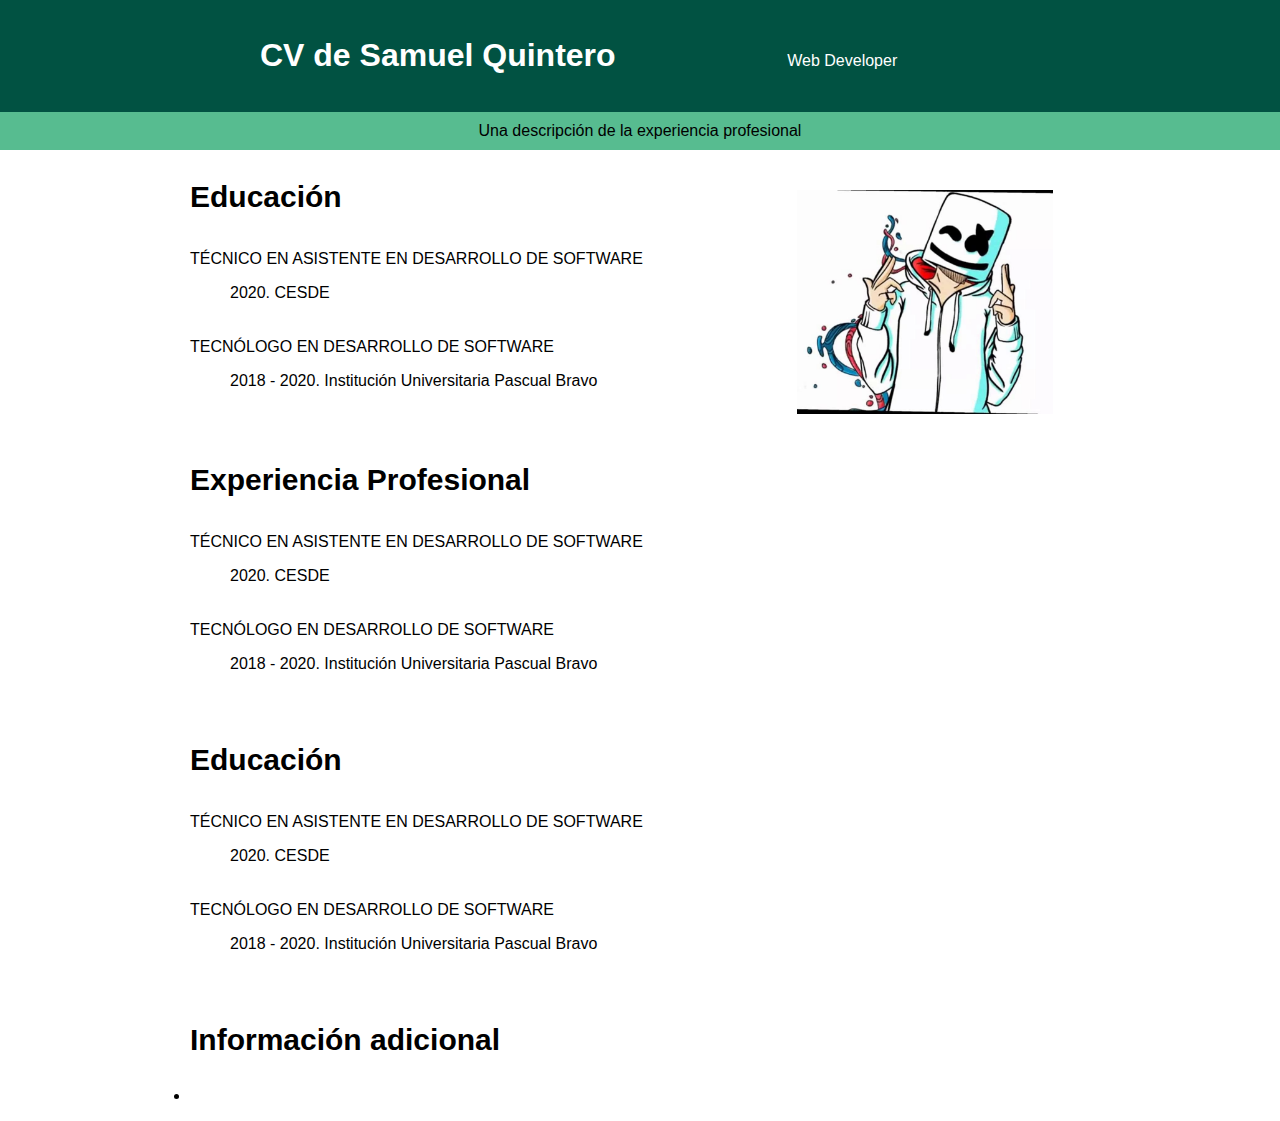
<file: cv/index.html>
<!DOCTYPE html>
<html lang="en">
<head>
  <meta charset="UTF-8">
  <meta name="viewport" content="width=device-width, initial-scale=1.0">
  <meta http-equiv="X-UA-Compatible" content="ie=edge">
  <title>Curriculum Samuel Quintero</title>
  <!-- <meta name="description" content="">
  <meta name="og:title" content="CV Samuel Quintero">
  <meta name="og:description" content="Samuel es un .....">
  <meta name="og:url" content="http://samuel.co">
  <meta name="og:site_name" content="Mis proyectos personales">
  <meta name="og:type" content="website">
  <meta name="og:image" content="<url-image>"> -->
</head>
<body style="font-family:Helvetica, Arial, sans-serif; margin: 0;">
  <header style="background-color:#015242; color:white; text-align: center; padding: 16px;">
    <h1 style="display:inline-block; width: 400px; font-weight: bold;">CV de Samuel Quintero</h1>
    <p style="display:inline-block; width: 400px; font-weight: 200px;">Web Developer</p>
  </header>

  <div class="" style="background-color:#57BC90; color: #000; text-align: center; padding: 10px">
    Una descripción de la experiencia profesional
  </div>

  <section>
    <div style="width: 900px; margin-right: auto;margin-left: auto;">
      <div>
        <div style="display:inline-block; width: 67%; vertical-align: top;">
          <h3 style="font-size: 30px; font-weight: bold;">Educación</h3>
          <div>
            <dl>
              <dt style="font-size: 16px; text-transform:uppercase; margin-top: 36px; margin-bottom: 16px;">Técnico en Asistente en Desarrollo de Software</dt>
              <dd>2020. CESDE</dd>
              <dt style="font-size: 16px; text-transform:uppercase; margin-top: 36px; margin-bottom: 16px;">Tecnólogo en Desarrollo de Software</dt>
              <dd>2018 - 2020. Institución Universitaria Pascual Bravo</dd>
            </dl>
          </div>
        </div>
        <div style="display:inline-block; width: 30%;margin-top: 40px;">
          <img src="img/foto.jpg" alt="Imagen de perfil" style="width: 256px;">
        </div>
      </div>
    </div>

    <div style="width: 900px; margin-right: auto;margin-left: auto;">
      <div style="margin-top: 45px;">
        <h3 style="font-size: 30px; font-weight: bold;">Experiencia Profesional</h3>
        <div>
          <dl>
            <dt style="font-size: 16px; text-transform:uppercase; margin-top: 36px; margin-bottom: 16px;">Técnico en Asistente en Desarrollo de Software</dt>
            <dd>2020. CESDE</dd>
            <dt style="font-size: 16px; text-transform:uppercase; margin-top: 36px; margin-bottom: 16px;">Tecnólogo en Desarrollo de Software</dt>
            <dd>2018 - 2020. Institución Universitaria Pascual Bravo</dd>
          </dl>
        </div>
      </div>
    </div>

    <div style="width: 900px; margin-right: auto;margin-left: auto;">
      <div style="margin-top: 70px;">
        <h3 style="font-size: 30px; font-weight: bold;">Educación</h3>
        <div>
          <dl>
            <dt style="font-size: 16px; text-transform:uppercase; margin-top: 36px; margin-bottom: 16px;">Técnico en Asistente en Desarrollo de Software</dt>
            <dd>2020. CESDE</dd>
            <dt style="font-size: 16px; text-transform:uppercase; margin-top: 36px; margin-bottom: 16px;">Tecnólogo en Desarrollo de Software</dt>
            <dd>2018 - 2020. Institución Universitaria Pascual Bravo</dd>
          </dl>
        </div>
      </div>
    </div>

    <div style="width: 900px; margin-right: auto;margin-left: auto;">
      <div style="margin-top: 70px;">
        <h3 style="font-size: 30px; font-weight: bold;">Información adicional</h3>
        <ul style="margin-top: 12px; padding: 0;" >
          <li style="margin-top: 16px;"></li>
        </ul>
      </div>
    </div>

  </section>
</body>
</html>
</file>
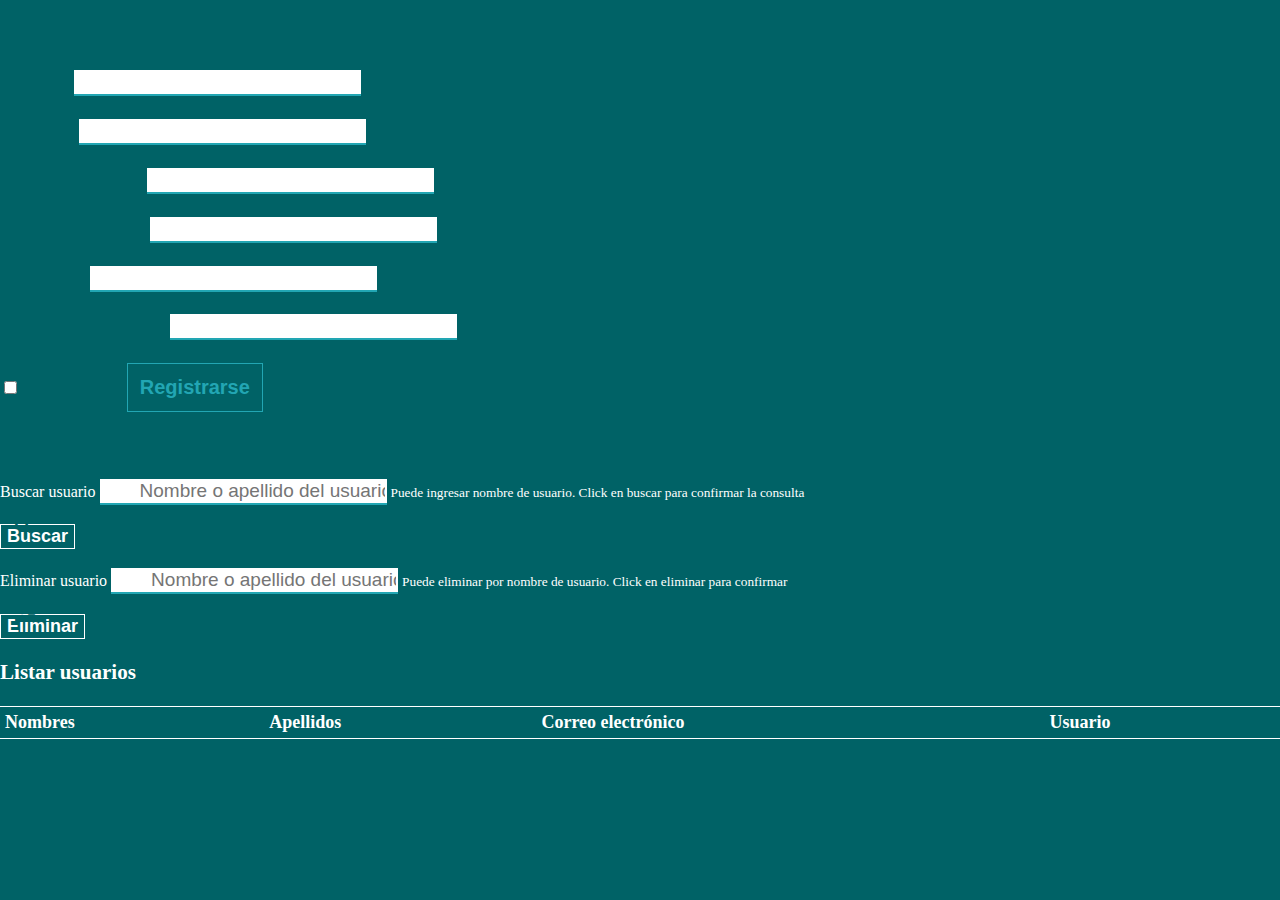
<file: evaluacion2WEB1/index.html>
<!DOCTYPE html>
<html lang="en">
<head>
    <meta charset="UTF-8">
    <title>Taller 2 Web I - Usuarios PHP/MySql</title>
    <link rel="stylesheet" href="https://stackpath.bootstrapcdn.com/bootstrap/4.5.0/css/bootstrap.min.css"
          integrity="sha384-9aIt2nRpC12Uk9gS9baDl411NQApFmC26EwAOH8WgZl5MYYxFfc+NcPb1dKGj7Sk" crossorigin="anonymous">
    <link rel="stylesheet" href="fontawesome/css/all.min.css">
    <link rel="stylesheet" href="styles.css">
</head>
<body>
<div class="container-fluid">
    <div class="row justify-content-center">
        <div class="col-sm-11 col-lg-4">
            <div class="login-form-container pb-5 p-sm-4 p-xl-4 pb-xl-4 p-3 bg-white">
                <h3 class="text-center mt-xl-1 mb-xl-5 pt-sm-5 pt-lg-0">Registro</h3>
                <form class="pb-sm-5 pb-lg-0" id="form-registro"><!--Formulario registro-->
                    <div class="form-row">
                        <div class="form-group col-xl-6 input-container left-icon">
                            <label for="inputName">Nombres</label>
                            <i class="icono fas fa-signature"></i>
                            <input type="text" class="form-control" id="inputName" name="nombre" autocomplete="off">
                            <!--Nombre usuario-->
                        </div>

                        <div class="form-group col-xl-6 input-container left-icon">
                            <label for="inputLastName">Apellidos</label>
                            <i class="icono fas fa-signature"></i>
                            <input type="text" class="form-control" id="inputLastName" name="apellido"
                                   autocomplete="off"><!--Apellido usuario-->
                        </div>
                    </div>

                    <div class="form-group input-container left-icon">
                        <label for="inputEmail">Correo electrónico</label>
                        <i class="icono fas fa-at"></i>
                        <input type="email" class="form-control" id="inputEmail" name="correo" autocomplete="off">
                        <!--Correo electrónico usuario-->
                    </div>

                    <div class="form-group input-container left-icon">
                        <label for="inputUsuario">Nombre de usuario</label>
                        <i class="icono fas fa-user"></i>
                        <input type="text" class="form-control" id="inputUsuario" name="usuario" autocomplete="off">
                        <!--Nombre de usuario-->
                    </div>

                    <div class="form-group input-container left-icon">
                        <label for="inputPassword">Contraseña</label>
                        <i class="icono fas fa-key"></i>
                        <input type="password" class="form-control" id="inputPassword" name="clave" autocomplete="off">
                        <!--Contraseña-->
                    </div>

                    <div class="form-group input-container left-icon">
                        <label for="inputConfirmar">Confirmar contraseña</label>
                        <i class="icono fas fa-key"></i>
                        <input type="password" class="form-control" id="inputConfirmar" name="confirmar"
                               autocomplete="off"><!--Confirmar contraseña-->
                    </div>

                    <label class="checkbox mb-4">
                        <input type="checkbox" name="aceptar" value="aceptar" required> Acepto T&C
                    </label>

                    <button class="btn btn-block mt-xl-5" type="submit" id="enviar" name="registrar">Registrarse
                    </button>
                </form>
            </div> <!--login-form-container-->
        </div> <!--col-12 col-lg-4-->

        <div class="col-12 col-lg-8">
            <h2 class="text-center text-white mt-4 mb-4 pt-sm-5 pt-lg-0">Administración de Usuarios</h2>
            <div class="users-man mt-5">
                <form id="form-buscar"><!--Formulario buscar usuario-->
                    <div class="form-row justify-content-center">
                        <div class="form-group col-9 col-lg-6 mx-3 mb-2 input-container left-icon">
                            <label for="inputSearch">Buscar usuario</label>
                            <i class="icono fas fa-search" id="search-icon"></i>
                            <input type="text" class="form-control" id="inputSearch" name="buscar"
                                   placeholder="Nombre o apellido del usuario" autocomplete="off"><!--Usuario buscar-->
                            <small>Puede ingresar nombre de usuario. Click en buscar para confirmar la consulta</small>
                        </div>
                        <div class="form-group">
                            <button class="btn mt-4" type="submit" id="buscar" name="consultar">Buscar</button>
                        </div>
                    </div>
                </form><!--Formulario buscar usuario-->

            </div>

            <div class="users-man mt-5">
                <form id="form-eliminar"><!--Formulario eliminar usuario-->
                    <div class="form-row justify-content-center">
                        <div class="form-group col-9 col-lg-6 mx-3 mb-2 input-container left-icon">
                            <label for="inputDelete">Eliminar usuario</label>
                            <i class="icono fas fa-user-minus" id="delete-icon"></i>
                            <input type="text" class="form-control" id="inputDelete" name="eliminar"
                                   placeholder="Nombre o apellido del usuario" autocomplete="off">
                            <!--Usuario eliminar-->
                            <small>Puede eliminar por nombre de usuario. Click en eliminar para confirmar</small>
                        </div>
                        <div class="form-group">
                            <button class="btn mt-4" type="submit" id="eliminar" name="borrar">Eliminar</button>
                        </div>
                    </div>
                </form><!--Formulario eliminar usuario-->
            </div>

            <div class="registered-users" id="lista">
                <h3 class="text-center mt-4 mb-4">Listar usuarios</h3>
                <table class="tabla">
                    <thead>
                    <th class="hidden">ID</th>
                    <th>Nombres</th>
                    <th>Apellidos</th>
                    <th>Correo electrónico</th>
                    <th>Usuario</th>
                    </thead>
                    <tbody id="lista-usuarios"></tbody>
                </table>
            </div>
        </div> <!--col-12 col-lg-8-->

        <!--modal-->

    </div> <!--row-->
</div> <!--container-fluid-->
<script src="https://code.jquery.com/jquery-3.5.1.js" integrity="sha256-QWo7LDvxbWT2tbbQ97B53yJnYU3WhH/C8ycbRAkjPDc="
        crossorigin="anonymous"></script>
<script src="https://cdn.jsdelivr.net/npm/popper.js@1.16.0/dist/umd/popper.min.js"
        integrity="sha384-Q6E9RHvbIyZFJoft+2mJbHaEWldlvI9IOYy5n3zV9zzTtmI3UksdQRVvoxMfooAo"
        crossorigin="anonymous"></script>
<script src="https://stackpath.bootstrapcdn.com/bootstrap/4.5.0/js/bootstrap.min.js"
        integrity="sha384-OgVRvuATP1z7JjHLkuOU7Xw704+h835Lr+6QL9UvYjZE3Ipu6Tp75j7Bh/kR0JKI"
        crossorigin="anonymous"></script>
<script src="main.js"></script>
</body>
</html>
</file>
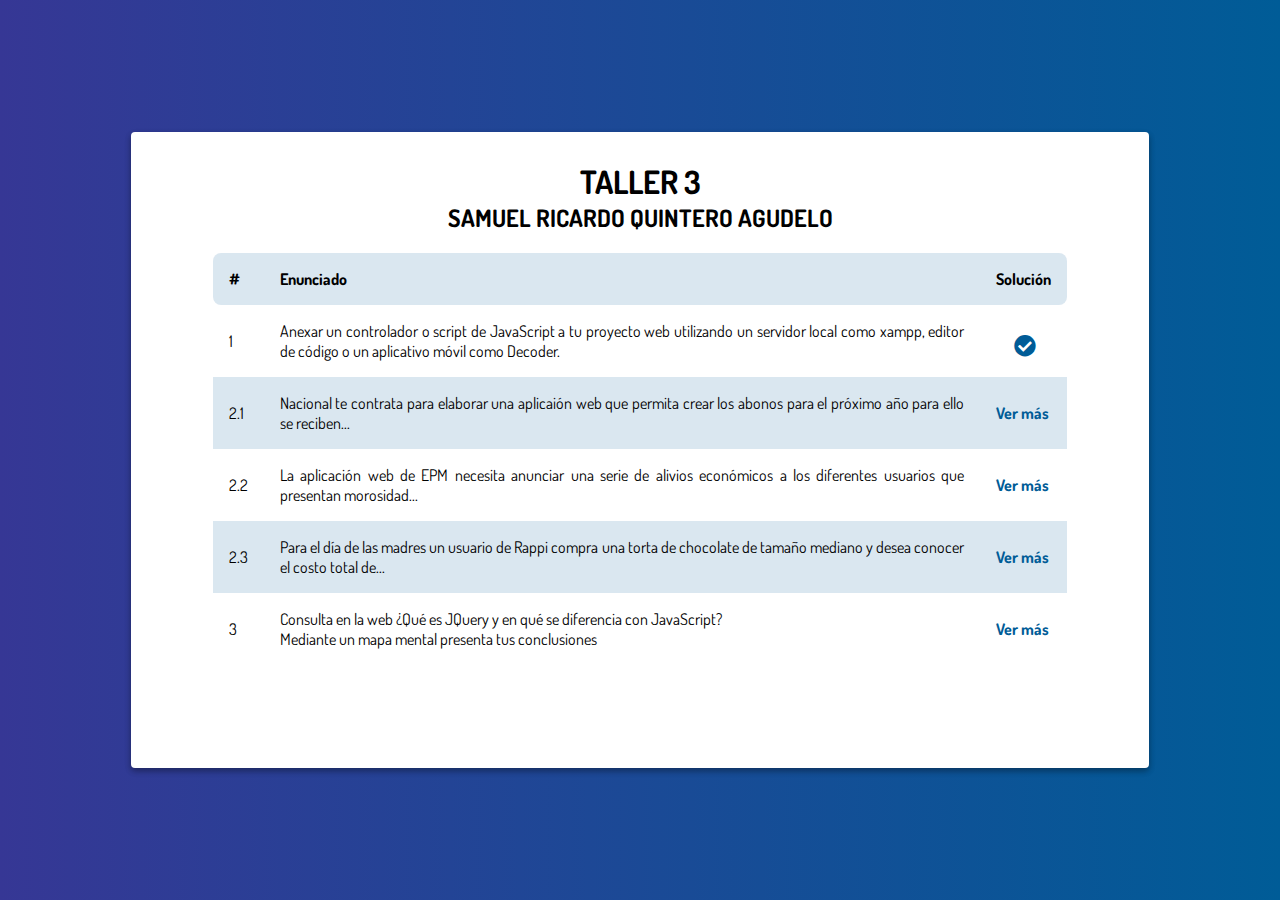
<file: tallerTres/index.html>
<!DOCTYPE html>
<html lang="en">

<head>
  <meta charset="UTF-8">
  <meta name="viewport" content="width=device-width, initial-scale=1.0">
  <meta http-equiv="X-UA-Compatible" content="ie=edge">
  <title>Introducción a la Programación</title>
  <link rel="stylesheet" href="images/fontawesome/css/all.min.css">
  <link rel="stylesheet" href="https://stackpath.bootstrapcdn.com/bootstrap/4.5.0/css/bootstrap.min.css"
    integrity="sha384-9aIt2nRpC12Uk9gS9baDl411NQApFmC26EwAOH8WgZl5MYYxFfc+NcPb1dKGj7Sk" crossorigin="anonymous">
  <link href="https://fonts.googleapis.com/css?family=Dosis:300,400,700&display=swap" rel="stylesheet">
  <link rel="stylesheet" href="style.css">
</head>

<body>
  <div class="container-main">
    <div class="content">
      <header>
        <h1 class="title">Taller 3</h1>
        <h2 class="title">Samuel Ricardo Quintero Agudelo</h2>
      </header>
      <table class="table">
        <thead>
          <th id="item">#</th>
          <th>Enunciado</th>
          <th id="answer">Solución</th>
        </thead>
        <tbody>
          <tr>
            <td>1</td>
            <td>
              Anexar un controlador o script de JavaScript a tu proyecto web utilizando un servidor local
              como xampp, editor de código o un aplicativo móvil como Decoder.
            </td>
            <td id="ready">
              <i class="fas fa-check-circle" title="Ver código fuente"></i>
            </td>
          </tr>
          <tr>
            <td>2.1</td>
            <td>
              Nacional te contrata para elaborar una aplicaión web que permita crear los abonos para el próximo año
              para ello se reciben...
            </td>
            <td>
              <a href="nacional.html">Ver más</a>
            </td>
          </tr>
          <tr>
            <td>2.2</td>
            <td>
              La aplicación web de EPM necesita anunciar una serie de alivios económicos a los diferentes usuarios
              que presentan morosidad...
            <td>
              <a href="epm.html">Ver más</a>
            </td>
          </tr>
          <tr>
            <td>2.3</td>
            <td>
              Para el día de las madres un usuario de Rappi compra una torta de chocolate de tamaño mediano y desea
              conocer el costo total de...
            </td>
            <td>
              <a href="rappi.html">Ver más</a>
            </td>
          </tr>
          <tr>
            <td>3</td>
            <td>
              Consulta en la web ¿Qué es JQuery y en qué se diferencia con JavaScript?<br>Mediante un mapa mental
              presenta
              tus conclusiones
            </td>
            <td>
              <a href="mapa.html">Ver más</a>
            </td>
          </tr>
        </tbody>
      </table>
    </div>
  </div>
  <script src="https://code.jquery.com/jquery-3.5.1.slim.min.js"
    integrity="sha384-DfXdz2htPH0lsSSs5nCTpuj/zy4C+OGpamoFVy38MVBnE+IbbVYUew+OrCXaRkfj"
    crossorigin="anonymous"></script>
  <script src="https://cdn.jsdelivr.net/npm/popper.js@1.16.0/dist/umd/popper.min.js"
    integrity="sha384-Q6E9RHvbIyZFJoft+2mJbHaEWldlvI9IOYy5n3zV9zzTtmI3UksdQRVvoxMfooAo"
    crossorigin="anonymous"></script>
  <script src="https://stackpath.bootstrapcdn.com/bootstrap/4.5.0/js/bootstrap.min.js"
    integrity="sha384-OgVRvuATP1z7JjHLkuOU7Xw704+h835Lr+6QL9UvYjZE3Ipu6Tp75j7Bh/kR0JKI"
    crossorigin="anonymous"></script>
</body>

</html>
</file>
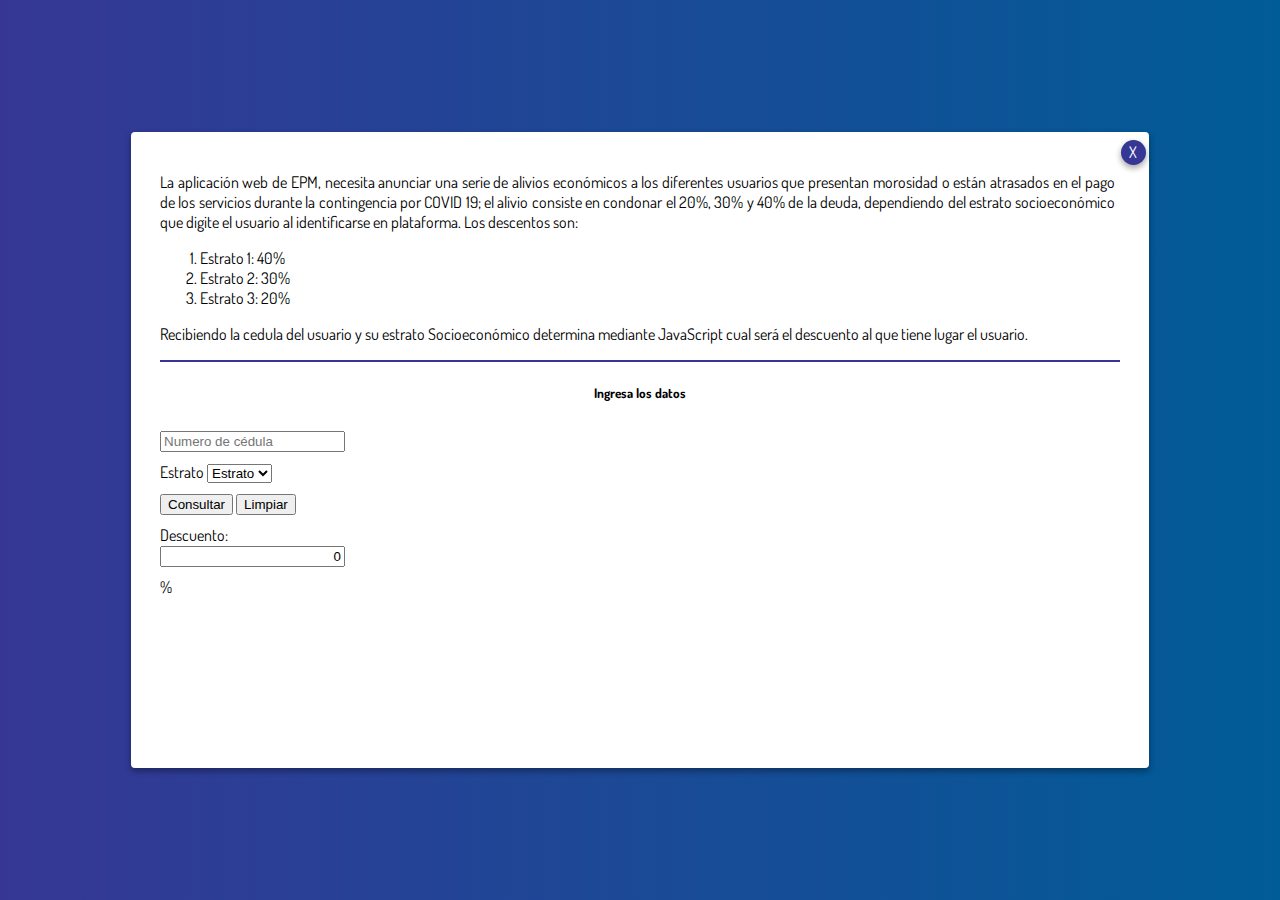
<file: tallerTres/epm.html>
<!DOCTYPE html>
<html lang="en">

<head>
  <meta charset="UTF-8">
  <meta name="viewport" content="width=device-width, initial-scale=1.0">
  <meta http-equiv="X-UA-Compatible" content="ie=edge">
  <title>Ejercicio 2.2 - EPM</title>
  <link rel="stylesheet" href="https://stackpath.bootstrapcdn.com/bootstrap/4.5.0/css/bootstrap.min.css"
    integrity="sha384-9aIt2nRpC12Uk9gS9baDl411NQApFmC26EwAOH8WgZl5MYYxFfc+NcPb1dKGj7Sk" crossorigin="anonymous">
  <link href="https://fonts.googleapis.com/css?family=Dosis:300,400,700&display=swap" rel="stylesheet">
  <link rel="stylesheet" href="style.css">
</head>

<body>
  <div class="container-main">
    <div class="content">
      <div class="actions">
        <a href="index.html" class="button-close">
          <span>X</span>
        </a>
      </div>
      <header class="wording">
        <p>
          La aplicación web de EPM, necesita anunciar una serie de alivios económicos a los diferentes usuarios que
          presentan morosidad o están atrasados en el pago de los servicios durante la contingencia por COVID 19; el
          alivio consiste en condonar el 20%, 30% y 40% de la deuda, dependiendo del estrato socioeconómico que digite
          el usuario al identificarse en plataforma. Los descentos son:
        </p>
        <ol>
          <li>Estrato 1: 40%</li>
          <li>Estrato 2: 30%</li>
          <li>Estrato 3: 20%</li>
        </ol>
        <p>
          Recibiendo la cedula del usuario y su estrato Socioeconómico determina mediante JavaScript cual será el
          descuento al que tiene lugar el usuario.
        </p>
      </header>
      <section class="container">
        <div class="row">
          <div class="col-12 mt-4">
            <form id="form-epm" autocomplete="off">
              <h5 id="title-epm">Ingresa los datos</h5>
              <div class="form-row align-items-center justify-content-center mb-4">
                <!--Campos numéricos-->
                <div class="col-6 col-sm-3">
                  <label class="sr-only" for="id-number"></label>
                  <input type="number" class="form-control mb-2" id="id-number" placeholder="Numero de cédula"
                    min="10000" required>
                </div>
                <div class="col-6 col-sm-3 my-1">
                  <label class="mr-sm-2 sr-only" for="social-class">Estrato</label>
                  <select class="custom-select mr-sm-2" id="social-class" required>
                    <option selected disabled>Estrato</option>
                    <option value="1">1</option>
                    <option value="2">2</option>
                    <option value="3">3</option>
                  </select>
                </div>
                <div>
                  <!--Botones-->
                  <button type="submit" class="btn btn-primary mx-1">Consultar</button>
                  <button type="reset" class="btn btn-primary mx-1">Limpiar</button>
                </div>
              </div>
            </form>
          </div>
          <div class="col-8 col-md-3 m-auto">
            <div class="">
              <div class="input-group mb-2">
                <div class="input-group-prepend">
                  <span class="input-group-text">Descuento:</span>
                </div>
                <input type="text" class="form-control discount" value="0">
                <div class="input-group-prepend">
                  <span class="input-group-text rounded-right">%</span>
                </div>
              </div>
            </div>
          </div>
        </div>
      </section>
    </div>
  </div>
  <script src="epm.js" charset="utf-8"></script>
  <script src="https://code.jquery.com/jquery-3.5.1.slim.min.js"
    integrity="sha384-DfXdz2htPH0lsSSs5nCTpuj/zy4C+OGpamoFVy38MVBnE+IbbVYUew+OrCXaRkfj"
    crossorigin="anonymous"></script>
  <script src="https://cdn.jsdelivr.net/npm/popper.js@1.16.0/dist/umd/popper.min.js"
    integrity="sha384-Q6E9RHvbIyZFJoft+2mJbHaEWldlvI9IOYy5n3zV9zzTtmI3UksdQRVvoxMfooAo"
    crossorigin="anonymous"></script>
  <script src="https://stackpath.bootstrapcdn.com/bootstrap/4.5.0/js/bootstrap.min.js"
    integrity="sha384-OgVRvuATP1z7JjHLkuOU7Xw704+h835Lr+6QL9UvYjZE3Ipu6Tp75j7Bh/kR0JKI"
    crossorigin="anonymous"></script>
</body>

</html>
</file>
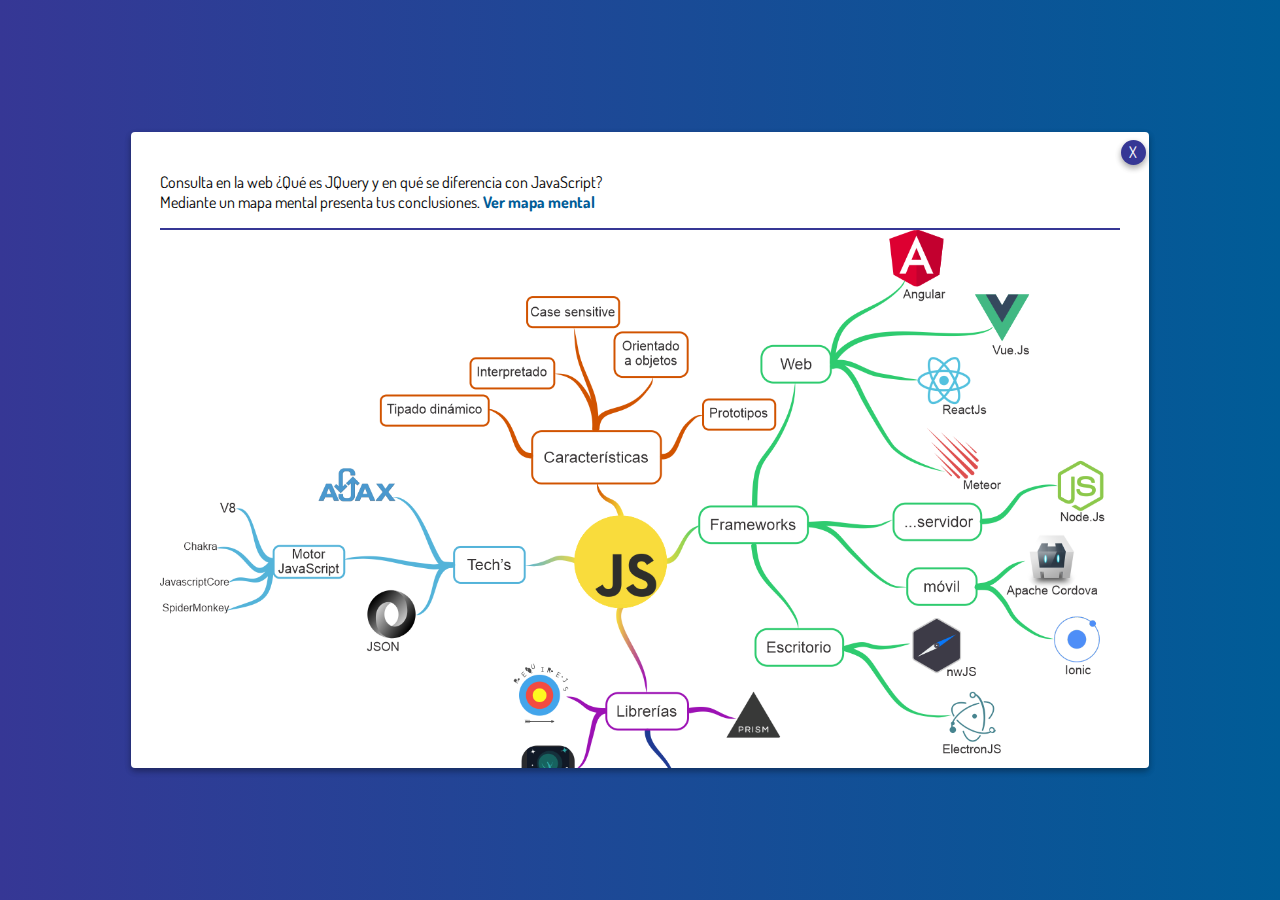
<file: tallerTres/mapa.html>
<!DOCTYPE html>
<html lang="es">

<head>
  <meta charset="UTF-8">
  <meta name="viewport" content="width=device-width, initial-scale=1.0">
  <meta http-equiv="X-UA-Compatible" content="ie=edge">
  <title>Ejercicio 3 - Mapa mental</title>
  <link rel="stylesheet" href="https://stackpath.bootstrapcdn.com/bootstrap/4.5.0/css/bootstrap.min.css"
    integrity="sha384-9aIt2nRpC12Uk9gS9baDl411NQApFmC26EwAOH8WgZl5MYYxFfc+NcPb1dKGj7Sk" crossorigin="anonymous">
  <link href="https://fonts.googleapis.com/css?family=Dosis:300,400,700&display=swap" rel="stylesheet">
  <link rel="stylesheet" href="style.css">
</head>

<body>
  <div class="container-main">
    <div class="content animated zoomIn">
      <div class="actions">
        <a href="index.html" class="button-close">
          <span>X</span>
        </a>
      </div>
      <header class="wording">
        <p>
          Consulta en la web ¿Qué es JQuery y en qué se diferencia con JavaScript?<br>Mediante un mapa mental presenta
          tus conclusiones. <a href="https://drive.google.com/file/d/1liWPG-yICCY_ALnpUFpJJHV_zENh2f-4/view?usp=sharing" target="blanK">Ver mapa mental</a>
        </p>
      </header>
      <section>
        <div class="map-container">
          <div class="container" id="img-map">
            <img src="images/mapa.png" class="my-4" alt="">
          </div>
        </div>
      </section>
    </div>
  </div>
</body>

</html>
</file>
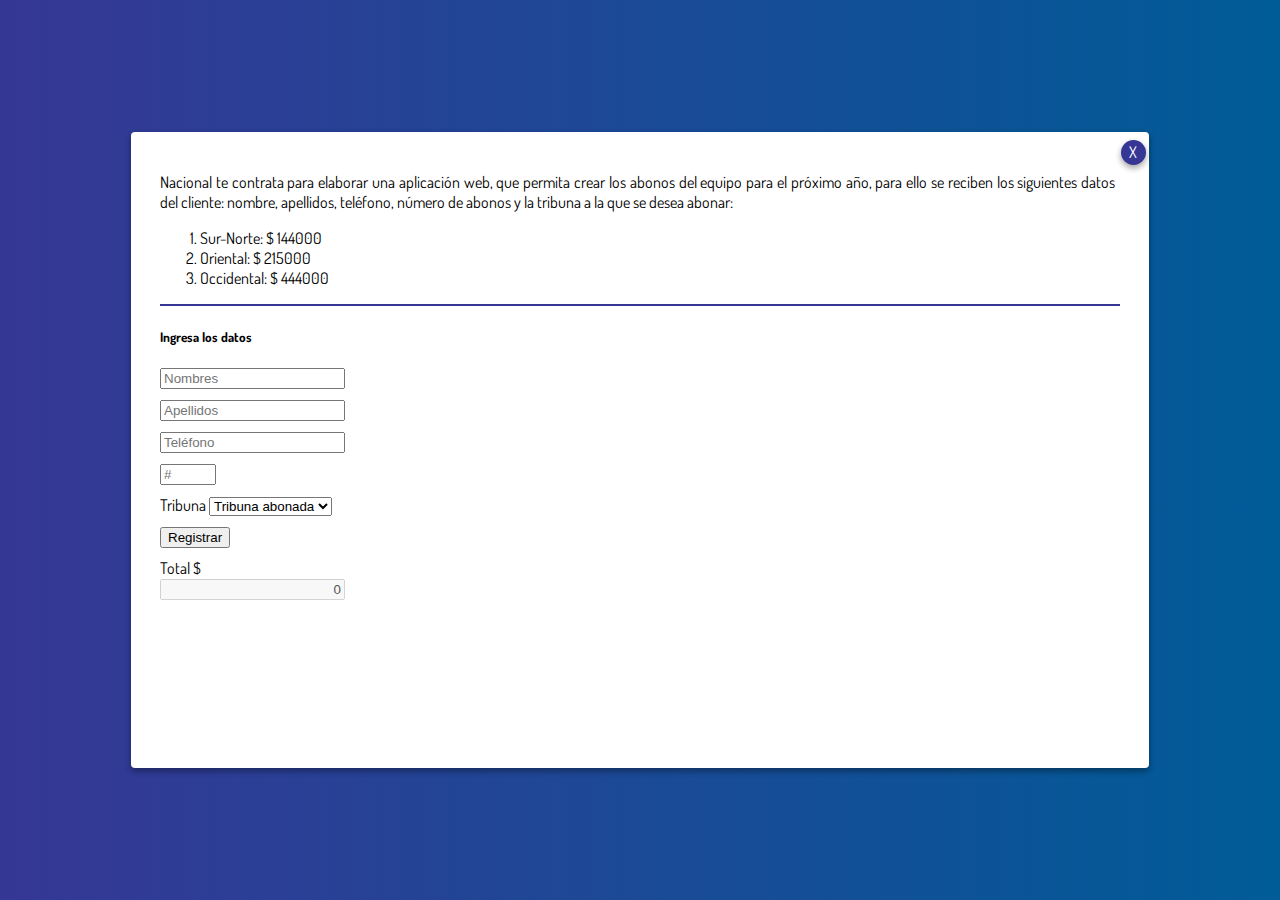
<file: tallerTres/nacional.html>
<!DOCTYPE html>
<html lang="en">

<head>
  <meta charset="UTF-8">
  <meta name="viewport" content="width=device-width, initial-scale=1.0">
  <meta http-equiv="X-UA-Compatible" content="ie=edge">
  <title>Ejercicio 2.1 - Nacional</title>
  <link rel="stylesheet" href="https://stackpath.bootstrapcdn.com/bootstrap/4.5.0/css/bootstrap.min.css"
    integrity="sha384-9aIt2nRpC12Uk9gS9baDl411NQApFmC26EwAOH8WgZl5MYYxFfc+NcPb1dKGj7Sk" crossorigin="anonymous">
  <link href="https://fonts.googleapis.com/css?family=Dosis:300,400,700&display=swap" rel="stylesheet">
  <link rel="stylesheet" href="style.css">
</head>

<body>
  <div class="container-main">
    <div class="content">
      <div class="actions">
        <a href="index.html" class="button-close">
          <span>X</span>
        </a>
      </div>
      <header class="wording">
        <p>
          Nacional te contrata para elaborar una aplicación web, que permita crear los abonos del equipo para
          el próximo año, para ello se reciben los siguientes datos del cliente: nombre, apellidos, teléfono,
          número de abonos y la tribuna a la que se desea abonar:
        </p>
        <ol>
          <li>Sur-Norte: $ 144000</li>
          <li>Oriental: $ 215000</li>
          <li>Occidental: $ 444000</li>
        </ol>
      </header>
      <section class="container">
        <div class="row">
          <form id="form" autocomplete="off">
            <h5>Ingresa los datos</h5>
            <div class="form-row align-items-center">
              <div class="col-6 col-sm-3">
                <label class="sr-only" for="name-customer"></label>
                <input type="text" class="form-control mb-2" id="name-customer" placeholder="Nombres" required>
              </div>
              <div class="col-6 col-sm-3">
                <label class="sr-only" for="lastName-customer"></label>
                <input type="text" class="form-control mb-2" id="lastName-customer" placeholder="Apellidos" required>
              </div>
              <div class="col-4 col-sm-2">
                <label class="sr-only" for="phone-customer"></label>
                <input type="number" class="form-control mb-2" id="phone-customer" placeholder="Teléfono" minlength="7"
                  required>
              </div>
              <div class="col-2 col-sm-1">
                <label class="sr-only" for="amount"></label>
                <input type="number" class="form-control mb-2" id="amount" title="Cantidad" placeholder="#" min="1"
                  max="99" required>
              </div>
              <div class="col-6 col-sm-3 my-1">
                <label class="mr-sm-2 sr-only" for="platform">Tribuna</label>
                <select class="custom-select mr-sm-2" id="platform" required>
                  <option selected disabled>Tribuna abonada</option>
                  <option value="1">Sur-Norte</option>
                  <option value="2">Oriental</option>
                  <option value="3">Occidental</option>
                </select>
              </div>
              <div class="col col-md-9">
                <button type="submit" class="btn btn-primary mb-2" id="submit">Registrar</button>
              </div>
              <div class="col col-md-3">
                <div class="input-group mb-2">
                  <div class="input-group-prepend" id="cop">
                    <span class="input-group-text">Total $</span>
                  </div>
                  <input type="text" class="form-control money-team" value="0" disabled>
                </div>
              </div>
            </div>
          </form>
        </div>
      </section>
      <section class="container text-center" id="create-DOM">
        <div class="row" id="row-template">
          <!--EN ESTE DIV SE VAN A GENERAR LOS ELEMENTOS HTML CON JAVASCRIPT-->
        </div>
      </section>
    </div>
  </div>
  <script src="controlador.js" charset="utf-8"></script>
  <script src="https://code.jquery.com/jquery-3.5.1.slim.min.js"
    integrity="sha384-DfXdz2htPH0lsSSs5nCTpuj/zy4C+OGpamoFVy38MVBnE+IbbVYUew+OrCXaRkfj"
    crossorigin="anonymous"></script>
  <script src="https://cdn.jsdelivr.net/npm/popper.js@1.16.0/dist/umd/popper.min.js"
    integrity="sha384-Q6E9RHvbIyZFJoft+2mJbHaEWldlvI9IOYy5n3zV9zzTtmI3UksdQRVvoxMfooAo"
    crossorigin="anonymous"></script>
  <script src="https://stackpath.bootstrapcdn.com/bootstrap/4.5.0/js/bootstrap.min.js"
    integrity="sha384-OgVRvuATP1z7JjHLkuOU7Xw704+h835Lr+6QL9UvYjZE3Ipu6Tp75j7Bh/kR0JKI"
    crossorigin="anonymous"></script>

</body>

</html>
</file>
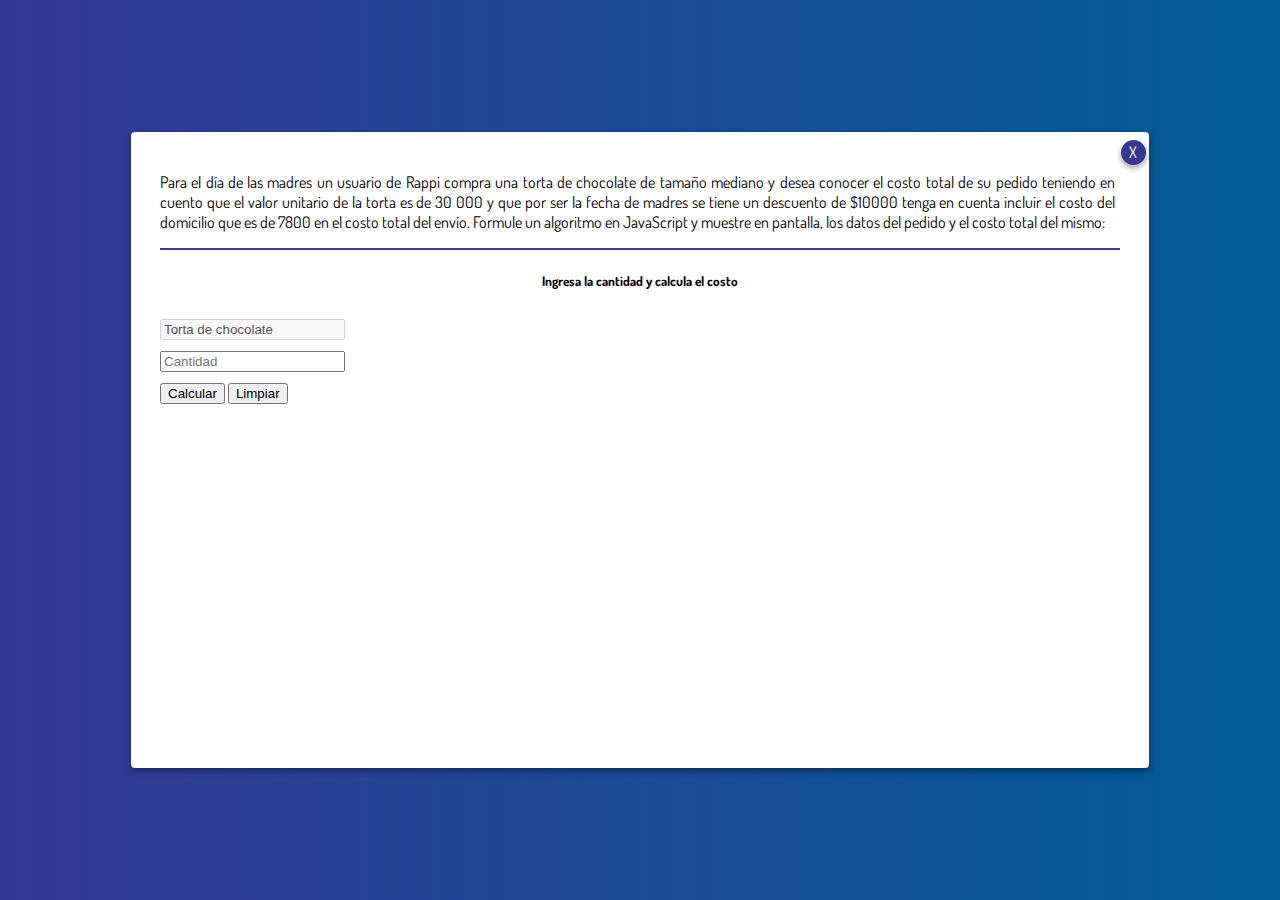
<file: tallerTres/rappi.html>
<!DOCTYPE html>
<html lang="en">

<head>
  <meta charset="UTF-8">
  <meta name="viewport" content="width=device-width, initial-scale=1.0">
  <meta http-equiv="X-UA-Compatible" content="ie=edge">
  <title>Ejercicio 2.3 - Rappi</title>
  <link rel="stylesheet" href="https://stackpath.bootstrapcdn.com/bootstrap/4.5.0/css/bootstrap.min.css"
    integrity="sha384-9aIt2nRpC12Uk9gS9baDl411NQApFmC26EwAOH8WgZl5MYYxFfc+NcPb1dKGj7Sk" crossorigin="anonymous">
  <link href="https://fonts.googleapis.com/css?family=Dosis:300,400,700&display=swap" rel="stylesheet">
  <link rel="stylesheet" href="style.css">
</head>

<body>
  <div class="container-main">
    <div class="content animated zoomIn">
      <div class="actions">
        <a href="index.html" class="button-close">
          <span>X</span>
        </a>
      </div>
      <header class="wording">
        <p>
          Para el día de las madres un usuario de Rappi compra una torta de chocolate de tamaño mediano y desea conocer
          el costo
          total de su pedido teniendo en cuento que el valor unitario de la torta es de 30 000 y que por ser la fecha de
          madres
          se tiene un descuento de $10000 tenga en cuenta incluir el costo del domicilio que es de 7800 en el costo
          total del envío.
          Formule un algoritmo en JavaScript y muestre en pantalla, los datos del pedido y el costo total del mismo:
        </p>
      </header>
      <section class="container">
        <div class="row">
          <div class="col-12 mt-4">
            <form id="form-rappi" autocomplete="off">
              <h5 id="title-epm">Ingresa la cantidad y calcula el costo</h5>
              <div class="form-row align-items-center justify-content-center mb-4">
                <div class="col-6 col-sm-3">
                  <label class="sr-only" for="product"></label>
                  <input type="text" class="form-control mb-2" id="product" value="Torta de chocolate" disabled>
                </div>
                <div class="col-6 col-sm-2">
                  <label class="sr-only" for="number"></label>
                  <input type="number" class="form-control mb-2" id="number" placeholder="Cantidad" min="1">
                </div>
                <div>
                  <!--Botones-->
                  <button type="submit" class="btn btn-primary mx-1">Calcular</button>
                  <button type="reset" class="btn btn-primary mx-1" id="clear">Limpiar</button>
                </div>
              </div>
            </form>
          </div>
        </div>
      </section>
      <section class="container" id="create-DOM">
        <div class="row justify-content-center" id="row-rappi">
          <!--EN ESTE DIV SE VAN A GENERAR LOS ELEMENTOS HTML CON JAVASCRIPT-->
        </div>
      </section>
    </div>
  </div>
  <script src="rappi.js" charset="utf-8"></script>
  <script src="https://code.jquery.com/jquery-3.5.1.slim.min.js"
    integrity="sha384-DfXdz2htPH0lsSSs5nCTpuj/zy4C+OGpamoFVy38MVBnE+IbbVYUew+OrCXaRkfj"
    crossorigin="anonymous"></script>
  <script src="https://cdn.jsdelivr.net/npm/popper.js@1.16.0/dist/umd/popper.min.js"
    integrity="sha384-Q6E9RHvbIyZFJoft+2mJbHaEWldlvI9IOYy5n3zV9zzTtmI3UksdQRVvoxMfooAo"
    crossorigin="anonymous"></script>
  <script src="https://stackpath.bootstrapcdn.com/bootstrap/4.5.0/js/bootstrap.min.js"
    integrity="sha384-OgVRvuATP1z7JjHLkuOU7Xw704+h835Lr+6QL9UvYjZE3Ipu6Tp75j7Bh/kR0JKI"
    crossorigin="anonymous"></script>
</body>

</html>
</file>
<file: evaluacion2WEB1/styles.css>
body{
    background: #006266;
    color: #006266;
    margin: 0;
}

.login-form-container{
    border-radius: 8px;
    font-size: 19px;
}

form label{
    margin-bottom: 0;
}

.form-group {
    margin-bottom: 1.2em;
}

.form-control, .form-control:hover,
.form-control:focus, .form-control:active, .form-control:focus-within{
    border: none;
    border-bottom: solid 2px #22a6b3;
    color: #006266;
    font-size: 19px;
}

input[type="checkbox"]{
    cursor: pointer;
}

#enviar{
    background: transparent;
    border: solid 1.5px #22a6b3;
    color: #22a6b3;
    font-weight: bold;
    font-size: 20px;
    padding: 12px;
}

#enviar:hover{
    background: #22a6b3;
    color: #ffffff;
}

.input-container {
    position: relative;
}

.input-container .icono {
    position: absolute;
    padding: 40px 10px 10px 10px;
    pointer-events: none;
}
.left-icon .icono {
    left: 0;
}

.left-icon input {
    padding-left: 40px;
}

.registered-users{
    color: #ffffff;
    font-size: 18px;
}

.tabla {
    width: 100%;
    border-top: 1px solid white;
    border-spacing: 0;
    border-collapse: collapse;
    empty-cells: hide;
}

.tabla td, .tabla th {
    padding: 5px;
    text-align: left;
}

.tabla th{
    border-bottom: 1px solid white;
    font-size: 18px;
}

.tabla td{
    font-size: 16px;
}

.tabla tr:nth-child(even) {
    background-color: #006c70;
}

tr td:first-child{
    border-bottom-left-radius: 15px;
    border-top-left-radius: 15px;
    display: none;
}

thead th:first-child{
    border-bottom-left-radius: 15px;
    border-top-left-radius: 15px;
    display: none;
}

tr td:last-child{
    border-bottom-right-radius: 15px;
    border-top-right-radius: 15px;
}

.users-man{
    color: white;
}

#search-icon, #delete-icon{
    color: #006266;
    padding-left: 15px;
    padding-top: 38px;
}

#buscar, #eliminar{
    background: transparent;
    border: solid 1.5px #fff;
    color: #fff;
    font-weight: bold;
    font-size: large;
}

#buscar:hover, #eliminar:hover{
    background: #fff;
    color: #006266;
}

.user-deleted{
    background: transparent;
    color: #fff;
    padding: 0;
}
</file>
<file: tallerTres/style.css>
html,
body {
  font-family: 'Dosis', sans-serif;
  margin: 0;
}

.container-main {
  background: #005C97;
  background: -webkit-linear-gradient(to right, #363795, #005C97);
  background: linear-gradient(to right, #363795, #005C97);
  height: 100vh;
  display: flex;
  align-items: center;
  justify-content: center;
}

.content {
  max-width: 960px;
  width: 100%;
  height: 50vh;
  background-color: white;
  box-shadow: 0 3px 6px rgba(0, 0, 0, 0.16), 0 3px 6px rgba(0, 0, 0, 0.23);
  border-radius: 4px;
  position: relative;
  padding: 1.8em;
  padding-top: 0.5em;
  overflow: scroll;
}

/*Personalizar el scrollbar*/
::-webkit-scrollbar {
  width: 7px;
  height: 2px;
}

::-webkit-scrollbar-track-piece {
  background-color: rgba(0, 0, 0, 0.1);
}

::-webkit-scrollbar-thumb:vertical {
  height: 10px;
  background-color: #005C97a6;
  border-radius: 10px;
}

::-webkit-scrollbar-corner {
  background: rgba(0, 0, 0, 0.1);
}

/*scrollbar mozila*/
.content {
  scrollbar-color: #005C97a6 rgba(0, 0, 0, 0.1);
  scrollbar-width: thin;
}

#ready i {
  color: #005C97;
  font-size: 22px;
  margin-left: 0.8em;
  margin-top: 0.5em;
}

a {
  font-weight: bold;
  text-decoration: none;
  color: #005C97;
}

.title {
  text-transform: uppercase;
  text-align: center;
}

header h1 {
  margin-bottom: 0;
}

header h2 {
  margin-top: 0;
}

a:hover {
  opacity: 0.8;
}

.table {
  width: 89%;
  border-spacing: 0;
  margin: 0 auto;
}

.table thead {
  background-color: #005C9725;
}

.table td,
.table th {
  padding: 1em;
  text-align: justify;
}

.table #item {
  border-top-left-radius: 8px;
  border-bottom-left-radius: 8px;
}

.table #answer {
  border-top-right-radius: 8px;
  border-bottom-right-radius: 8px;
}

.table tr:nth-child(even) {
  background-color: #005C9725;
}

.wording {
  border-bottom: solid 2px #363795;
  padding-bottom: 0;
  padding-right: 0.3em;
  padding-top: 1em;
  text-align: justify;
}

.actions {
  position: absolute;
  top: 0.5em;
  right: 0.2em;
}

.button-close {
  width: 25px;
  height: 25px;
  background-color: #363795;
  color: white;
  border-radius: 50%;
  display: inline-block;
  box-shadow: 0 3px 6px rgba(0, 0, 0, 0.16), 0 3px 6px rgba(0, 0, 0, 0.23);
  font-weight: 400;
  cursor: pointer;
  display: flex;
  align-items: center;
  justify-content: center;
}

.actions a:hover {
  background-color: #005C97;
  color: #fff;
  text-decoration: none;
}

button,
input,
optgroup,
select,
textarea {
  margin-bottom: 10px;
}

#create-DOM {
  margin-top: 1em;
}

.card {
  border-color: rgba(0, 151, 88, 0.205);
  margin-top: 0.5em;
  padding: 0.5em;
}

.money-team {
  text-align: right;
}

.description h4 {
  text-align: center;
  text-transform: uppercase;
}

.description p {
  margin: 0 auto;
}

#title-epm {
  text-align: center;
  padding-bottom: 0.5em;
}

.discount {
  text-align: right;
}

.details {
  text-align: center;
  border: solid 1px rgba(0, 93, 151, 0.37);
  border-radius: 8px;
}

.details h5 {
  font-weight: 700;
  text-transform: uppercase;
}

.details h6 {
  border-bottom: solid 1px rgba(0, 93, 151, 0.37);
  font-weight: 700;
  margin-bottom: 1em;
}

.details p {
  margin-bottom: 0.2em;
}

#img-map img {
  width: 100%;
}

@media (max-width:600px) {
  .content {
    padding: 1em;
  }

  td {
    display: block;
    width: 93%;
  }

  td:nth-of-type(1) {
    font-size: 1.5em;
    font-weight: bold;
    color: #005C97;
  }

  th {
    display: none;
  }
}

@media (min-height: 640px) {
  .content {
    height: 600px;
  }
}
</file>
